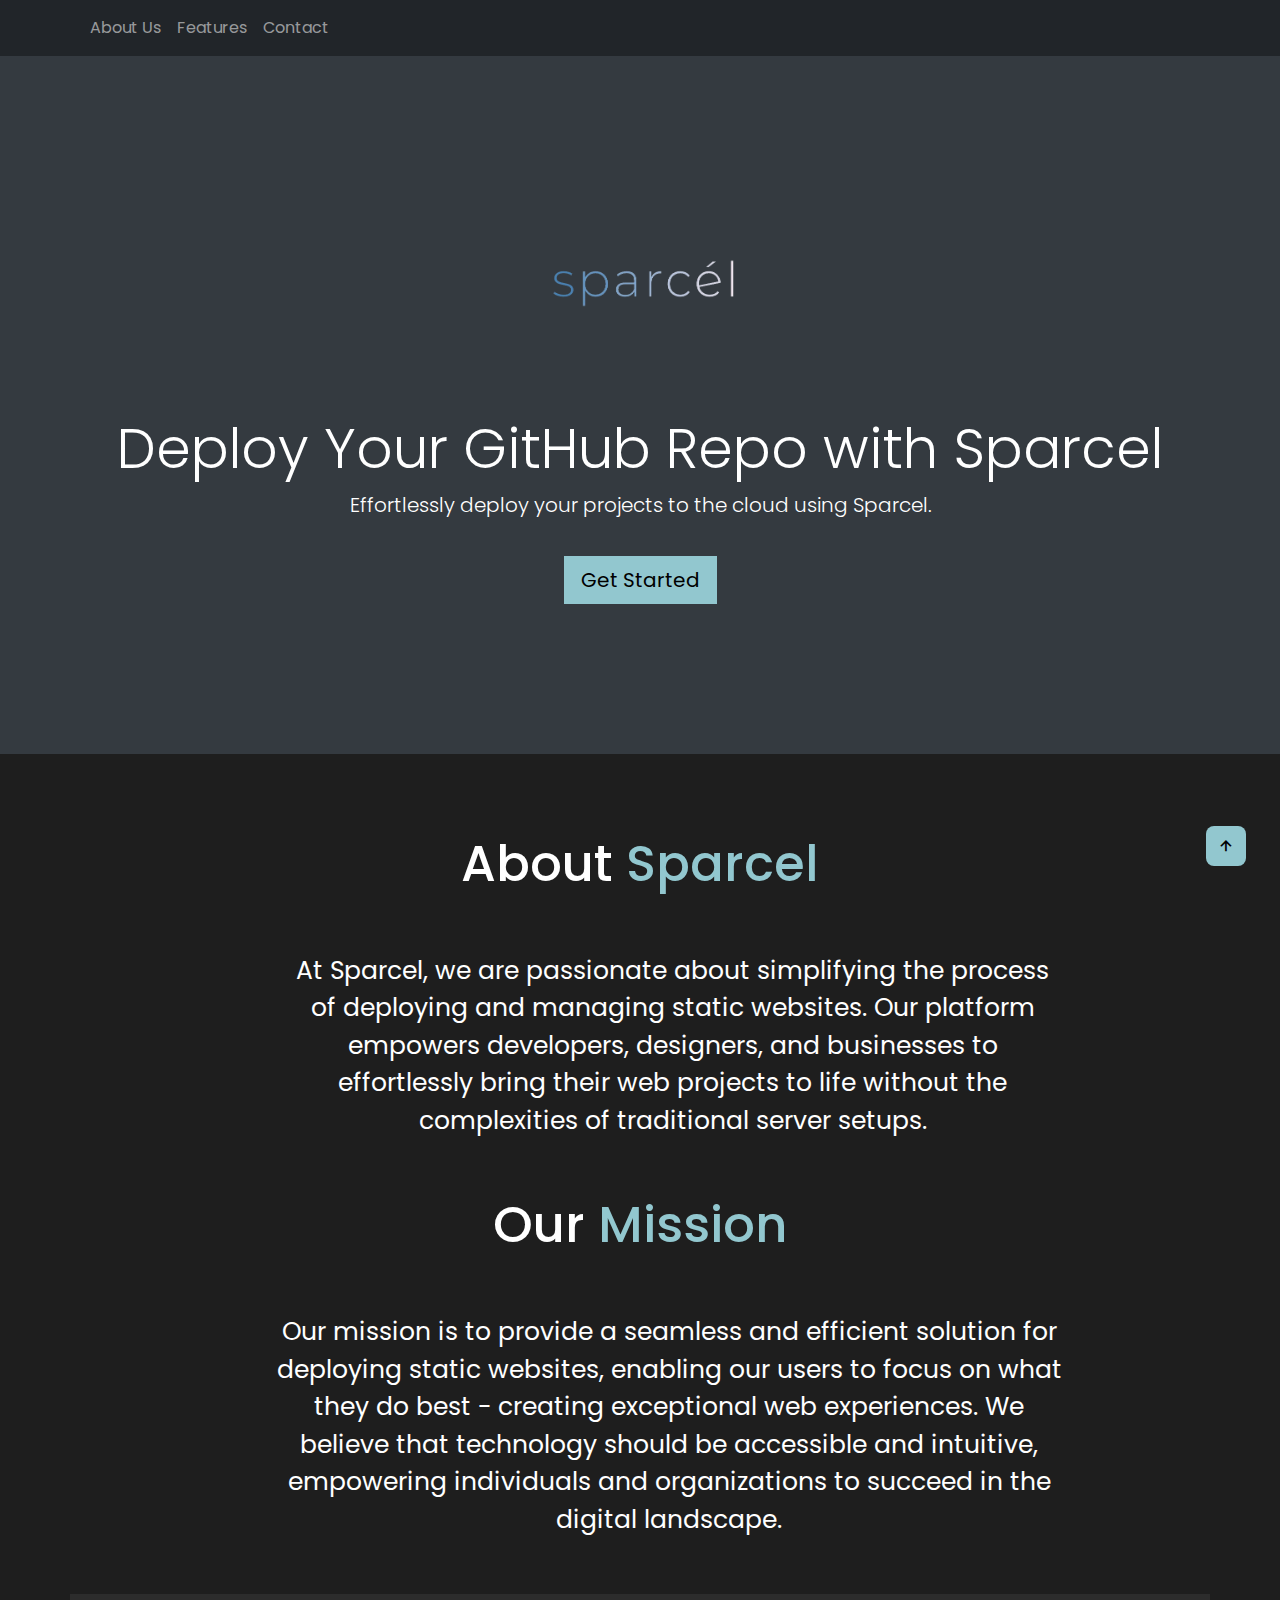
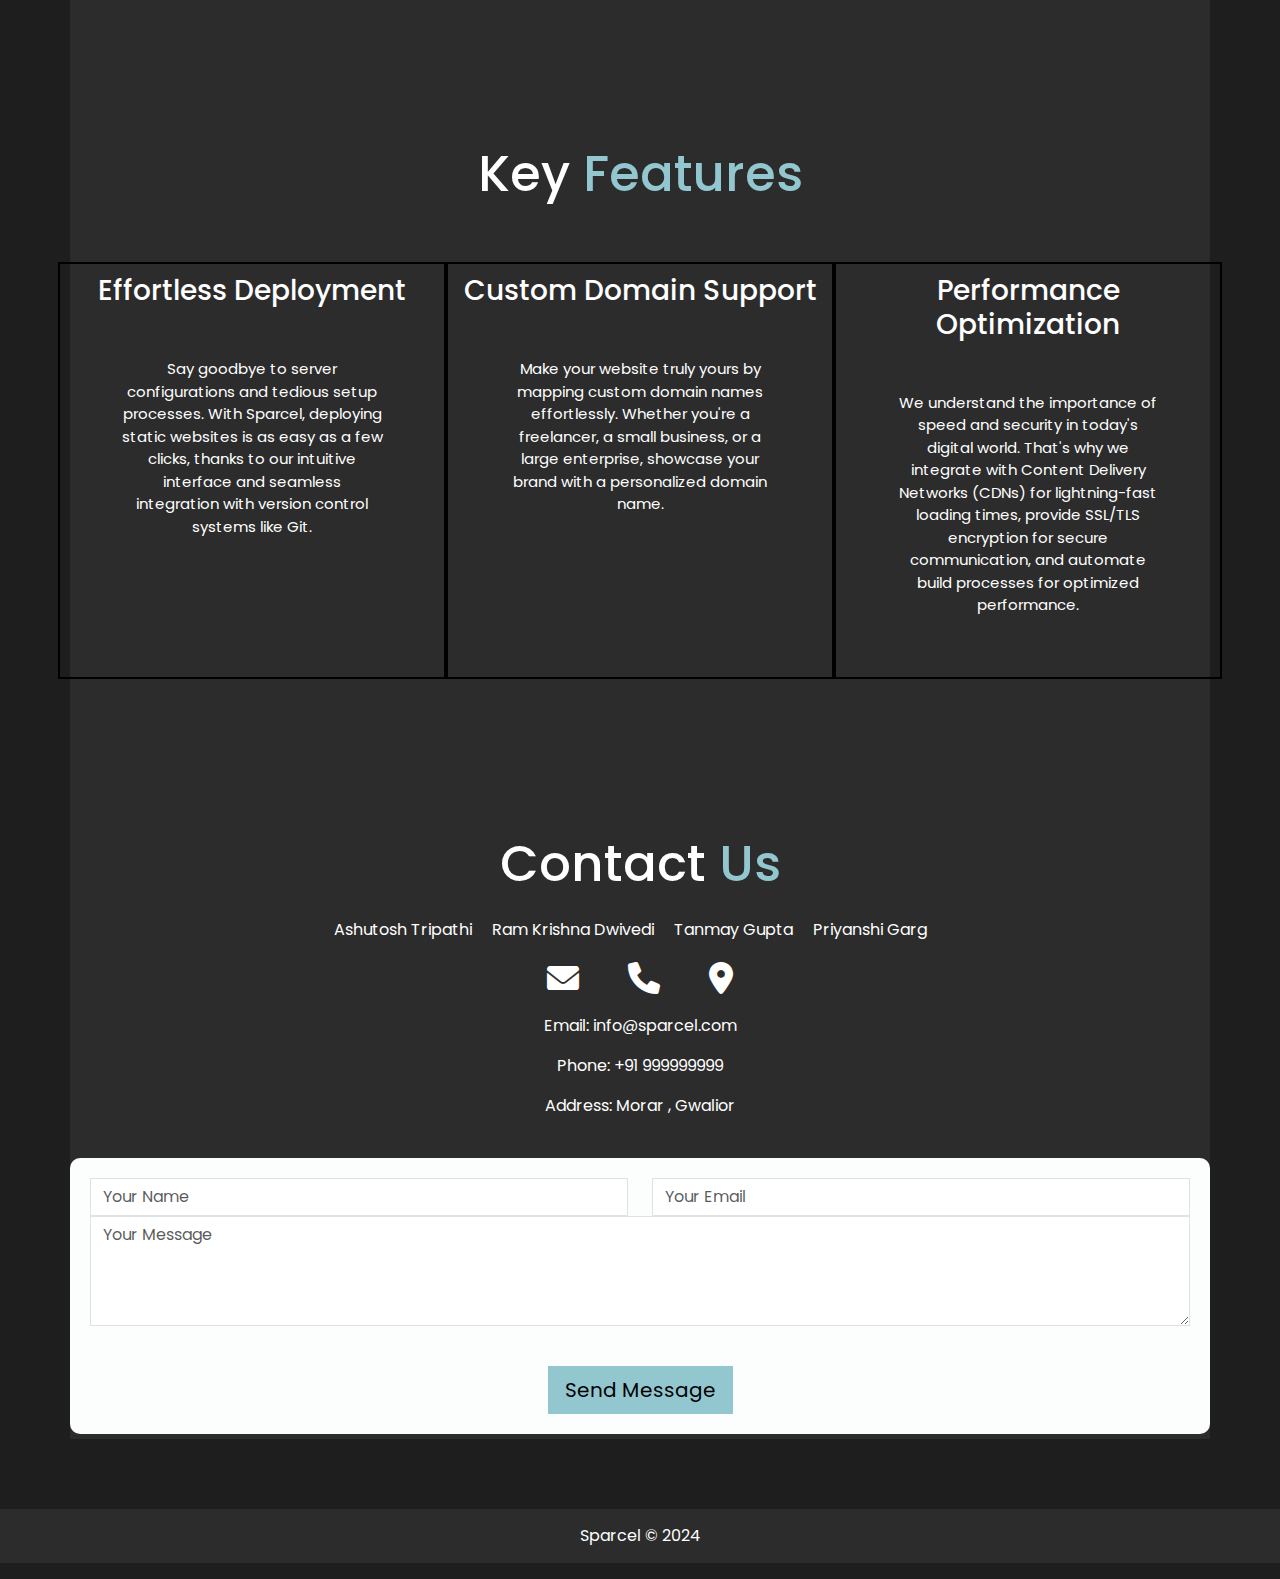
<file: index.html>
<!DOCTYPE html>
<html lang="en">

<head>
  <meta charset="UTF-8">
  <meta name="viewport" content="width=device-width, initial-scale=1.0">
  <title>Sparcel - Deploy Your GitHub Repo</title>
  <link rel="stylesheet" href="https://cdnjs.cloudflare.com/ajax/libs/font-awesome/6.0.0/css/all.min.css">
  <!-- Bootstrap CSS -->
  <link rel="stylesheet" href="https://cdn.jsdelivr.net/npm/bootstrap@5.3.0/dist/css/bootstrap.min.css">

  <!-- Custom CSS -->
  <link rel="stylesheet" href="css/style.css">
  <link href='https://unpkg.com/boxicons@2.1.4/css/boxicons.min.css' rel='stylesheet'>
</head>

<body>

  <!-- Navbar -->
  <nav class="navbar navbar-expand-lg navbar-dark bg-dark fixed-top">
    <div class="container">
      <button class="navbar-toggler" type="button" data-bs-toggle="collapse" data-bs-target="#navbarNav"
        aria-controls="navbarNav" aria-expanded="false" aria-label="Toggle navigation">
        <span class="navbar-toggler-icon"></span>
      </button>
      <div class="collapse navbar-collapse" id="navbarNav">
        <ul class="navbar-nav ml-auto">

          <li class="nav-item">
            <a class="nav-link" href="#about">About Us</a>
          </li>
          <li class="nav-item">
            <a class="nav-link" href="#features">Features</a>
          </li>
          <!-- <li class="nav-item">
            <a class="nav-link" href="#mission">Our Mission</a>
          </li> -->
          <li class="nav-item">
            <a class="nav-link" href="#contact">Contact</a>
          </li>
        </ul>
      </div>
    </div>
  </nav>

  <!-- Hero Section -->
  <header class="jumbotron jumbotron-fluid text-center">
    <div class="container">
      <img src="image/logo.png" alt="Sparcel Logo" class="mb-4">
      <h1 class="display-4">Deploy Your GitHub Repo with Sparcel</h1>
      <p class="lead">Effortlessly deploy your projects to the cloud using Sparcel.</p>
      <a class="btn btn-primary btn-lg np" href="/signupPage.html" role="button">Get Started</a>
    </div>
  </header>



  <!-- About Us Section -->
  <section id="about" class="container about-section">
    <div class="row-ab">
      <div class="row-ab">
        <h2 class="mb-4 hsome">About <span> Sparcel</span></h2>
        <p>At Sparcel, we are passionate about simplifying the process of deploying and managing static websites. Our
          platform empowers developers, designers, and businesses to effortlessly bring their web projects to life
          without the complexities of traditional server setups.</p>
      </div>
    </div>
  </section>

  <!-- Mission Section -->
  <section id="mission" class="container mission-section">
    <h2 class="mb-4 hsome">Our <span> Mission</span></h2>
    <p>Our mission is to provide a seamless and efficient solution for deploying static websites, enabling our users to
      focus on what they do best - creating exceptional web experiences. We believe that technology should be accessible
      and intuitive, empowering individuals and organizations to succeed in the digital landscape.</p>
  </section>
  <!-- Features Section -->
  <section id="features" class="container feature-section text-center">
    <h2 class="mb-4 hsome">Key <span> Features</span></h2>
    <div class="row">
      <div class="col-lg-4">
        <h3>Effortless Deployment</h3>
        <p>Say goodbye to server configurations and tedious setup processes. With Sparcel, deploying static websites is
          as easy as a few clicks, thanks to our intuitive interface and seamless integration with version control
          systems like Git.</p>
      </div>
      <div class="col-lg-4">
        <h3>Custom Domain Support</h3>
        <p>Make your website truly yours by mapping custom domain names effortlessly. Whether you're a freelancer, a
          small business, or a large enterprise, showcase your brand with a personalized domain name.</p>
      </div>
      <div class="col-lg-4">
        <h3>Performance Optimization</h3>
        <p>We understand the importance of speed and security in today's digital world. That's why we integrate with
          Content Delivery Networks (CDNs) for lightning-fast loading times, provide SSL/TLS encryption for secure
          communication, and automate build processes for optimized performance.</p>
      </div>
    </div>
  </section>

  <!-- Contact Section -->
  <section id="contact" class="container contact-section text-center">
    <h2 class="mb-4">Contact <span>Us</span></h2>
    <ul class="creators-list">
      <li><a href="https://www.linkedin.com/in/ashutosh-tripathi12/" target="_blank">Ashutosh Tripathi</a></li>
      <li><a href="lhttps://www.linkedin.com/in/ram-krishna-dwivedi-011762231/" target="_blank">Ram Krishna Dwivedi</a></li>
      <li><a href="https://www.linkedin.com/in/tanmay-gupta-4196a6280/" target="_blank">Tanmay Gupta </a></li>
      <li><a href="https://www.linkedin.com/in/priyanshi-garg-276171216/" target="_blank">Priyanshi Garg </a></li>
    </ul>

  <!-- Contact Icons -->
  <div class="contact-icons">
    <i class="fas fa-envelope fw"></i>
    <i class="fas fa-phone fw"></i>
    <i class="fas fa-map-marker-alt fw"></i>
  </div>

  <!-- Contact Information -->
  <div class="contact-info">
    <p>Email: info@sparcel.com</p>
    <p>Phone: +91 999999999</p>
    <p>Address: Morar , Gwalior</p>
  </div>

  <!-- Contact Form -->
  <div class="contact-form">
    <form>
      <div class="row">
        <div class="col-md-6">
          <div class="form-group">
            <input type="text" class="form-control" placeholder="Your Name">
          </div>
        </div>
        <div class="col-md-6">
          <div class="form-group ">
            
            <input type="email" class="form-control" placeholder="Your Email">
          </div>
        </div>
      </div>
      <div class="form-group">
        <textarea class="form-control" rows="4" placeholder="Your Message"></textarea>
      </div>
      <button type="submit" class="btn btn-primary btn-lg space">Send Message</button>
    </form>
  </div>
</section>

  <div class="last-text">
    <p>Sparcel © 2024</p>
  </div>
  <a href="#" class="top"><i class='bx bx-up-arrow-alt'></i></a>
</body>

</html>
</file>
<file: css/style.css>
@import url('https://fonts.googleapis.com/css2?family=Poppins:wght@400;500&display=swap');

* {
  margin: 0;
  padding: 0;
  box-sizing: border-box;
  font-family: 'Poppins', sans-serif;
}

body {
  padding-top: 56px;
  background-color: #1e1e1e;
  color: #fff;
  text-align: center;
}
.np {
    margin-top: 20px;
}

.hsome {
  padding-bottom: 3%;
}

.navbar {
  background-color: #343a40;
}

.navbar-brand img {
  max-height: 40px;
}

.jumbotron {
  background-color: #343a40;
  color: #fff;
  padding: 150px 0;
}

.jumbotron img {
  max-width: 300px;
}

.feature-section,
.contact-section {
  background-color: #2c2c2c;
  color: #fff;
  padding: 150px 0;

}

.about-section {
  background-color: #1e1e1e;
  color: #fff;
  padding-top: 80px;
}

.mission-section {
  background-color: #1e1e1e;
  color: #fff;
  padding: 40px 0;
}

.footer {
  background-color: #343a40;
  color: #fff;
  padding: 20px 0;
}

.btn-primary {
  background-color: #92C7CF;
  border-color: #92C7CF;
  color: #000;
}

.btn-primary:hover {
  background-color: #99BC85;
  border-color: #99BC85;
  color: #000;
}

.creators-list {
  list-style: none;
  padding: 0;
  margin: 0;
  display: flex;
  justify-content: center;
  color: #fff;
  text-decoration: none;
}

.creators-list li {
  margin-right: 20px;
}

.creators-list a {
  color: #fff;
  text-decoration: none;
}

.creators-list a:hover {
  text-decoration: underline;
}

.row p {
  margin: 50px;
  font-size: 15px;
}

.row ab {
  display: flex;
  align-items: center;
  justify-content: center;
}

.row-ab p {
  font-size: 25px;
  width: 70%;
  text-align: center;
  margin-left: 200px;
}

#mission p {
  font-size: 25px;
  width: 70%;
  text-align: center;
  margin-left: 200px;
  margin-top: 0px;
  padding-top: 0px;
}

span {
  color: #92C7CF;
}

.col-lg-4 {
  border: 2px solid black;
  /* width: 10%; */
  padding: 10px;
  /* width: 70%; */
  margin: 0px;
}
.mb-4 {
  font-size: 50px;
}

.last-text p {
  width: 100%;
  text-align: center;
  padding: 15px 0;
  background: #2c2c2c;
  /* font-weight: 300; */
  margin-top: 70px;
}

.top {
  position: fixed;
  bottom: 2.1rem;
  right: 2.1rem;
}

.top i {
  color: #000;
  background: #92C7CF;
  font-size: 20px;
  padding: 10px;
  border-radius: 0.5rem;
}
.contact-section {
    padding: 5px 0;
    color: #ffffff;
  }

  .contact-icons {
    font-size: 2em;
    color: #ffffff;
  }

  .contact-info {
    text-align: center;
  }

  .contact-info p {
    color: #ffffff;
  }

  .contact-form {
    margin-top: 40px;
    
    padding: 20px; 
    border-radius: 10px;
     
     background-color: #fcfefe;
  }
.space {
    margin-top: 40px;
}
.fw {
    margin: 20px 20px 20px;
}
  .form-control {
    border-radius: 0;
  }

  .btn-primary {
    border-radius: 0;
  }
</file>
